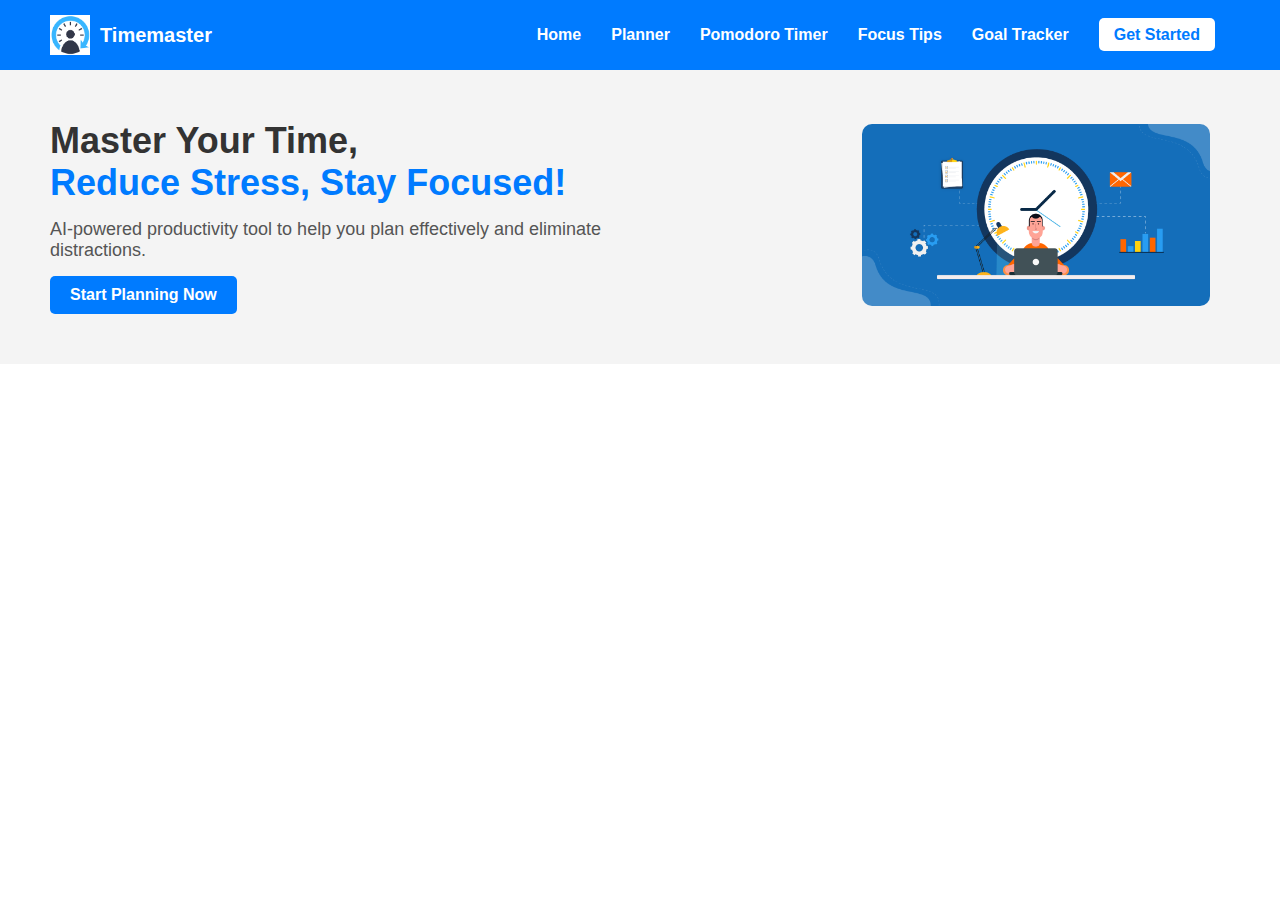
<file: index.html>
<!DOCTYPE html>
<html lang="en">
<head>
    <meta charset="UTF-8">
    <meta name="viewport" content="width=device-width, initial-scale=1.0">
    <title>Timemaster - Manage Your Time</title>
    <link rel="stylesheet" href="style.css">
</head>
<body>
    
    <!-- Navigation Bar -->
    <header>
        <div class="logo">
            <img src="logo.png" alt="Timemaster Logo">
            <h1>Timemaster</h1>
        </div>
        <nav>
            <ul>
                <li><a href="index.html" class="active">Home</a></li>
                <li><a href="task-planner.html">Planner</a></li>
                <li><a href="pomodoro-timer.html">Pomodoro Timer</a></li>
                <li><a href="focus-tips.html">Focus Tips</a></li>
                <li><a href="goal-tracker.html">Goal Tracker</a></li>
                <li><a href="get-started.html" class="get-started">Get Started</a></li>
            </ul>
        </nav>
    </header>

    <!-- Hero Section -->
    <section class="hero">
        <div class="hero-text">
            <h2>Master Your Time, <br><span>Reduce Stress, Stay Focused!</span></h2>
            <p>AI-powered productivity tool to help you plan effectively and eliminate distractions.</p>
            <a href="task-planner.html" class="btn">Start Planning Now</a>
        </div>
        <div class="hero-image">
            <img src="hero-image.jpg" alt="Time Management">
        </div>
    </section>

    <script src="script.js"></script>
</body>
</html>
</file>
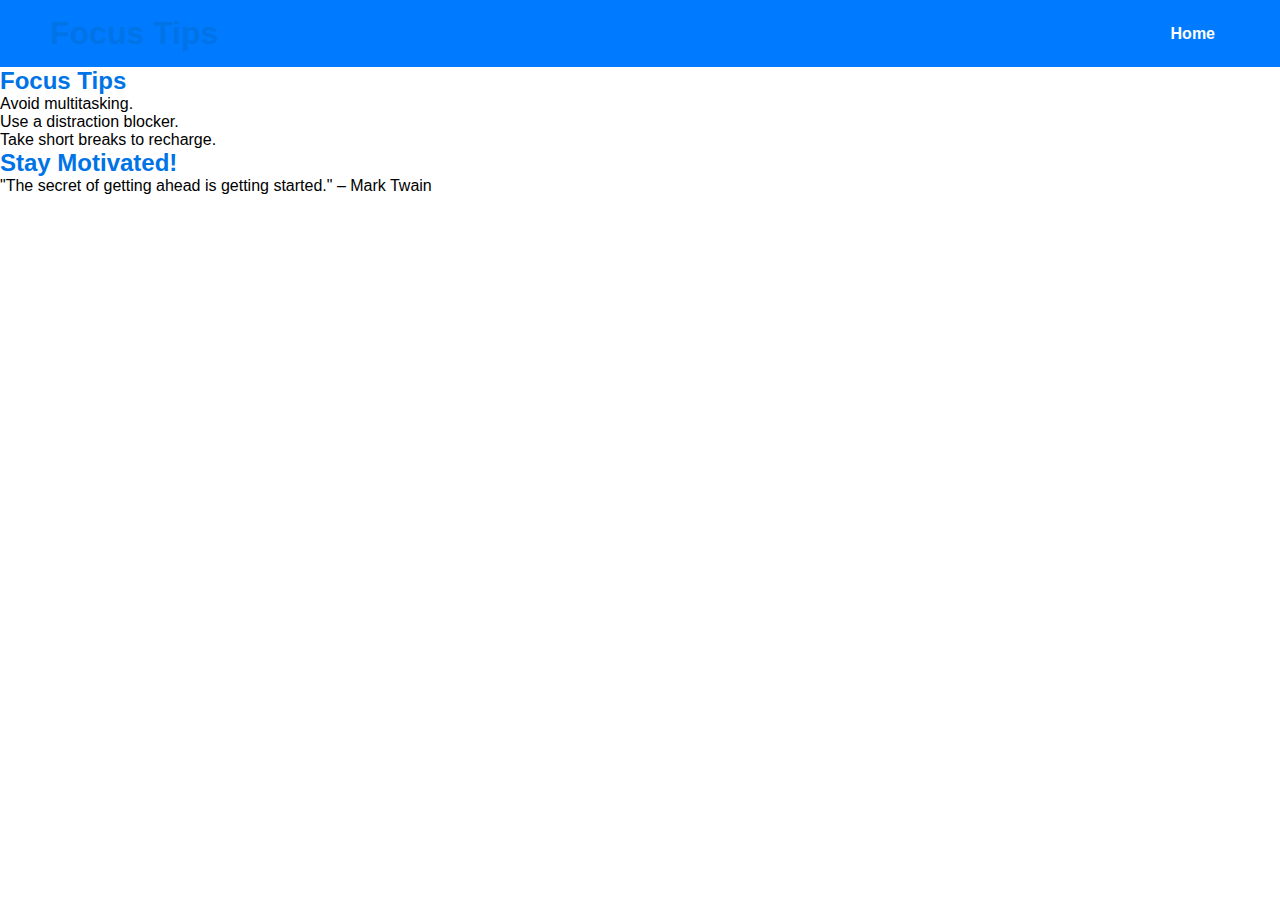
<file: focus-tips.html>
<!DOCTYPE html>
<html lang="en">
<head>
    <meta charset="UTF-8">
    <meta name="viewport" content="width=device-width, initial-scale=1.0">
    <title>Focus Tips</title>
    <link rel="stylesheet" href="style.css">
</head>
<body>
    <header>
        <h1>Focus Tips</h1>
        <nav>
            <ul>
                <li><a href="index.html">Home</a></li>
            </ul>
        </nav>
    </header>

    <section class="focus-tips">
        <h2>Focus Tips</h2>
        <ul>
            <li>Avoid multitasking.</li>
            <li>Use a distraction blocker.</li>
            <li>Take short breaks to recharge.</li>
        </ul>
    </section>

    <section class="quotes">
        <h2>Stay Motivated!</h2>
        <p id="quote">"The secret of getting ahead is getting started." – Mark Twain</p>
    </section>

    <script>
        const quotes = [
            "\"Focus on being productive instead of busy.\" – Tim Ferriss",
            "\"Success is the sum of small efforts, repeated day in and day out.\" – Robert Collier",
            "\"Your focus determines your reality.\" – Qui-Gon Jinn",
            "\"Don't watch the clock; do what it does. Keep going.\" – Sam Levenson",
            "\"It’s not that I’m so smart, it’s just that I stay with problems longer.\" – Albert Einstein"
        ];

        let quoteIndex = 0;
        function changeQuote() {
            quoteIndex = (quoteIndex + 1) % quotes.length;
            document.getElementById("quote").textContent = quotes[quoteIndex];
        }

        setInterval(changeQuote, 6000);
    </script>
</body>
</html>
</file>
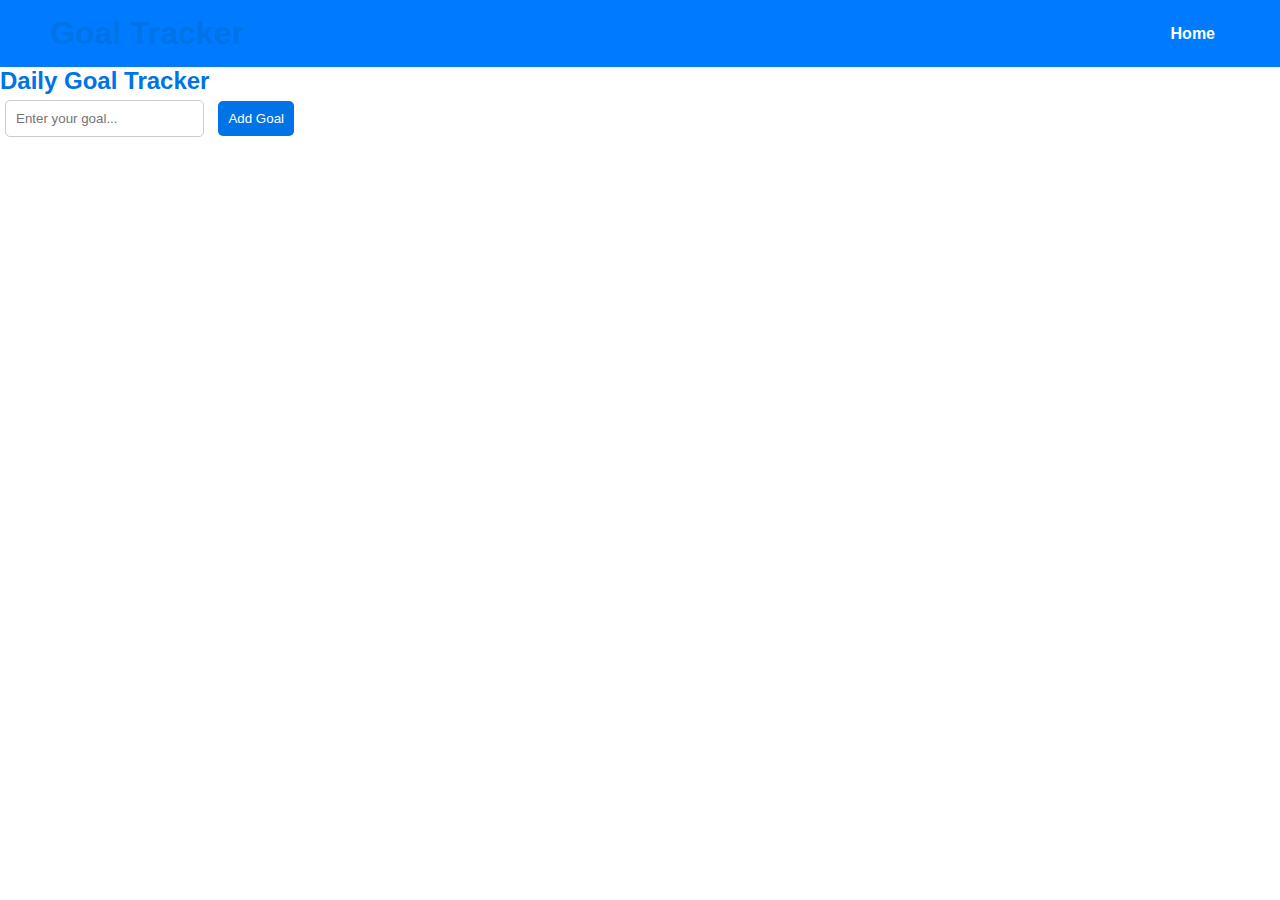
<file: goal-tracker.html>
<!DOCTYPE html>
<html lang="en">
<head>
    <meta charset="UTF-8">
    <meta name="viewport" content="width=device-width, initial-scale=1.0">
    <title>Goal Tracker</title>
    <link rel="stylesheet" href="style.css">
</head>
<body>
    <header>
        <h1>Goal Tracker</h1>
        <nav>
            <ul>
                <li><a href="index.html">Home</a></li>
            </ul>
        </nav>
    </header>

    <section>
        <h2>Daily Goal Tracker</h2>
        <input type="text" id="goalInput" placeholder="Enter your goal...">
        <button onclick="addGoal()">Add Goal</button>
        <ul id="goalList"></ul>
    </section>

    <script src="script.js"></script>
</body>
</html>
</file>
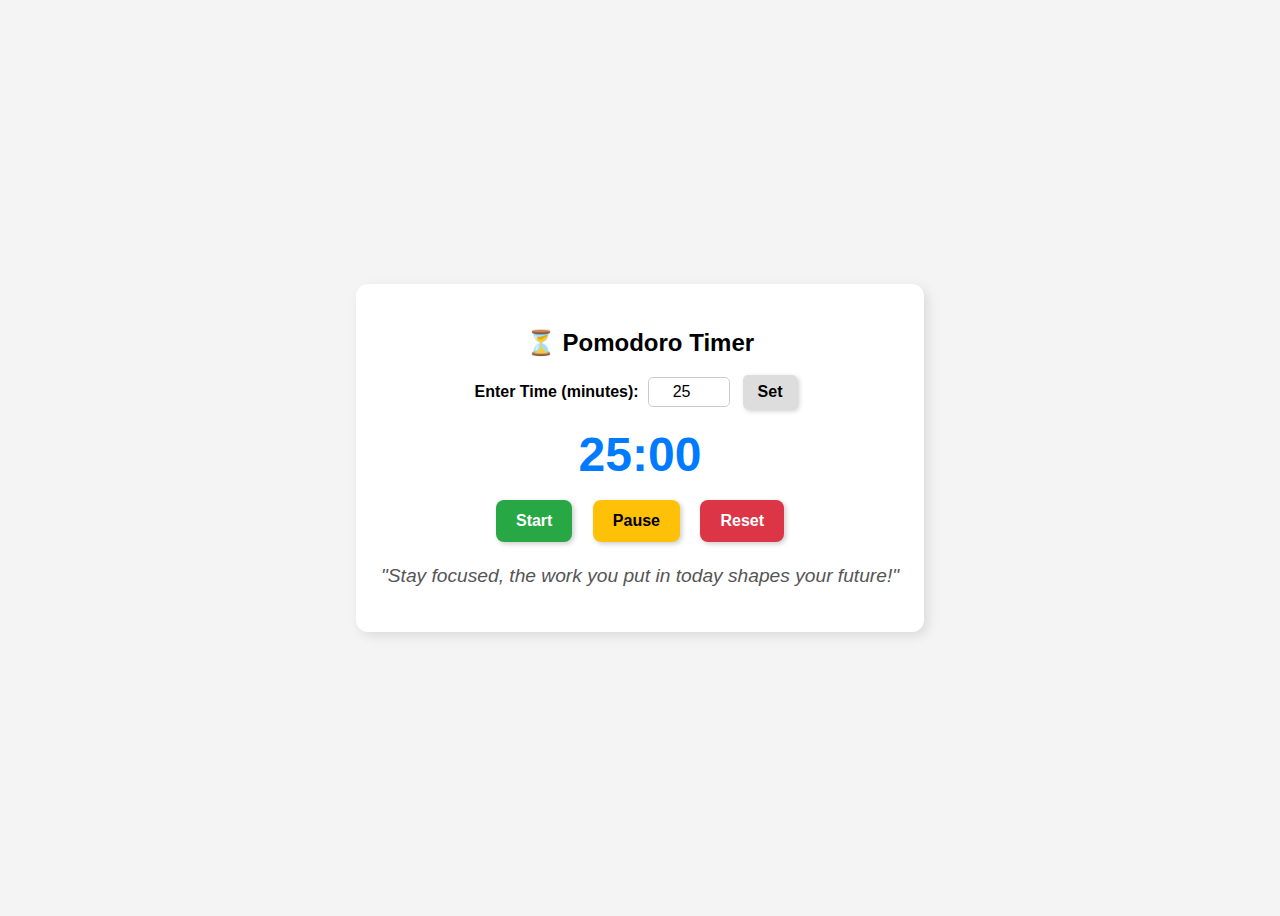
<file: pomodoro-timer.html>
<!DOCTYPE html>
<html lang="en">
<head>
    <meta charset="UTF-8">
    <meta name="viewport" content="width=device-width, initial-scale=1.0">
    <title>Pomodoro Timer</title>
    <style>
        body {
            font-family: 'Poppins', sans-serif;
            display: flex;
            flex-direction: column;
            align-items: center;
            justify-content: center;
            height: 100vh;
            background-color: #f4f4f4;
            text-align: center;
        }
        .container {
            background: #fff;
            padding: 25px;
            border-radius: 12px;
            box-shadow: 4px 4px 12px rgba(0, 0, 0, 0.1);
            transition: all 0.3s ease-in-out;
        }
        h2 {
            margin-bottom: 10px;
            font-weight: bold;
            display: flex;
            align-items: center;
            justify-content: center;
            gap: 10px;
        }
        #timer {
            font-size: 3rem;
            margin: 10px 0;
            color: #007BFF;
            font-weight: bold;
        }
        button {
            padding: 12px 20px;
            margin: 8px;
            border: none;
            cursor: pointer;
            font-size: 1rem;
            font-weight: bold;
            border-radius: 8px;
            transition: 0.3s;
            box-shadow: 2px 2px 5px rgba(0, 0, 0, 0.2);
        }
        .start { background: #28a745; color: white; }
        .pause { background: #ffc107; color: black; }
        .reset { background: #dc3545; color: white; }
        button:hover { opacity: 0.9; transform: scale(1.05); }
        label {
            font-weight: bold;
            margin-right: 5px;
        }
        input {
            padding: 5px;
            font-size: 1rem;
            border-radius: 5px;
            width: 70px;
            text-align: center;
            border: 1px solid #ccc;
            outline: none;
            transition: 0.3s;
        }
        input:focus {
            border-color: #007BFF;
            box-shadow: 0px 0px 5px rgba(0, 123, 255, 0.5);
        }
        .quote {
            margin-top: 15px;
            font-size: 1.2rem;
            font-style: italic;
            color: #555;
        }
    </style>
</head>
<body>

    <div class="container">
        <h2>⏳ Pomodoro Timer</h2>
        
        <label for="customTime">Enter Time (minutes):</label>
        <input type="number" id="customTime" value="25">
        <button onclick="setCustomTimer()" style="background: #ddd; padding: 8px 15px; border-radius: 5px;">Set</button>

        <div id="timer">25:00</div>
        
        <button class="start" onclick="startTimer()">Start</button>
        <button class="pause" onclick="pauseTimer()">Pause</button>
        <button class="reset" onclick="resetTimer()">Reset</button>

        <p class="quote">"Stay focused, the work you put in today shapes your future!"</p>
    </div>

    <script>
        let timeLeft = 1500; 
        let timer;
        let isRunning = false;

        function setCustomTimer() {
            let customTime = parseInt(document.getElementById("customTime").value);
            if (!isNaN(customTime) && customTime > 0) {
                timeLeft = customTime * 60;
                updateTimerDisplay();
            } else {
                alert("Please enter a valid time in minutes.");
            }
        }

        function startTimer() {
            if (!isRunning) {
                isRunning = true;
                enableDoNotDisturb();
                lockScreen();

                timer = setInterval(() => {
                    if (timeLeft > 0) {
                        timeLeft--;
                        updateTimerDisplay();
                    } else {
                        clearInterval(timer);
                        isRunning = false;
                        alert("Time's up! Take a break.");
                        disableDoNotDisturb();
                        unlockScreen();
                    }
                }, 1000);
            }
        }

        function pauseTimer() {
            clearInterval(timer);
            isRunning = false;
            disableDoNotDisturb();
            unlockScreen();
        }

        function resetTimer() {
            clearInterval(timer);
            isRunning = false;
            setCustomTimer();
            disableDoNotDisturb();
            unlockScreen();
        }

        function updateTimerDisplay() {
            let minutes = Math.floor(timeLeft / 60);
            let seconds = timeLeft % 60;
            document.getElementById("timer").innerText = `${minutes}:${seconds < 10 ? "0" + seconds : seconds}`;
        }

        function enableDoNotDisturb() {
            if ("wakeLock" in navigator) {
                navigator.wakeLock.request("screen").then(lock => {
                    window.screenLock = lock;
                }).catch(console.error);
            }
        }

        function disableDoNotDisturb() {
            if (window.screenLock) {
                window.screenLock.release();
                window.screenLock = null;
            }
        }

        function lockScreen() {
            document.documentElement.requestFullscreen().catch(console.error);
        }

        function unlockScreen() {
            if (document.fullscreenElement) {
                document.exitFullscreen();
            }
        }
    </script>

</body>
</html>
</file>
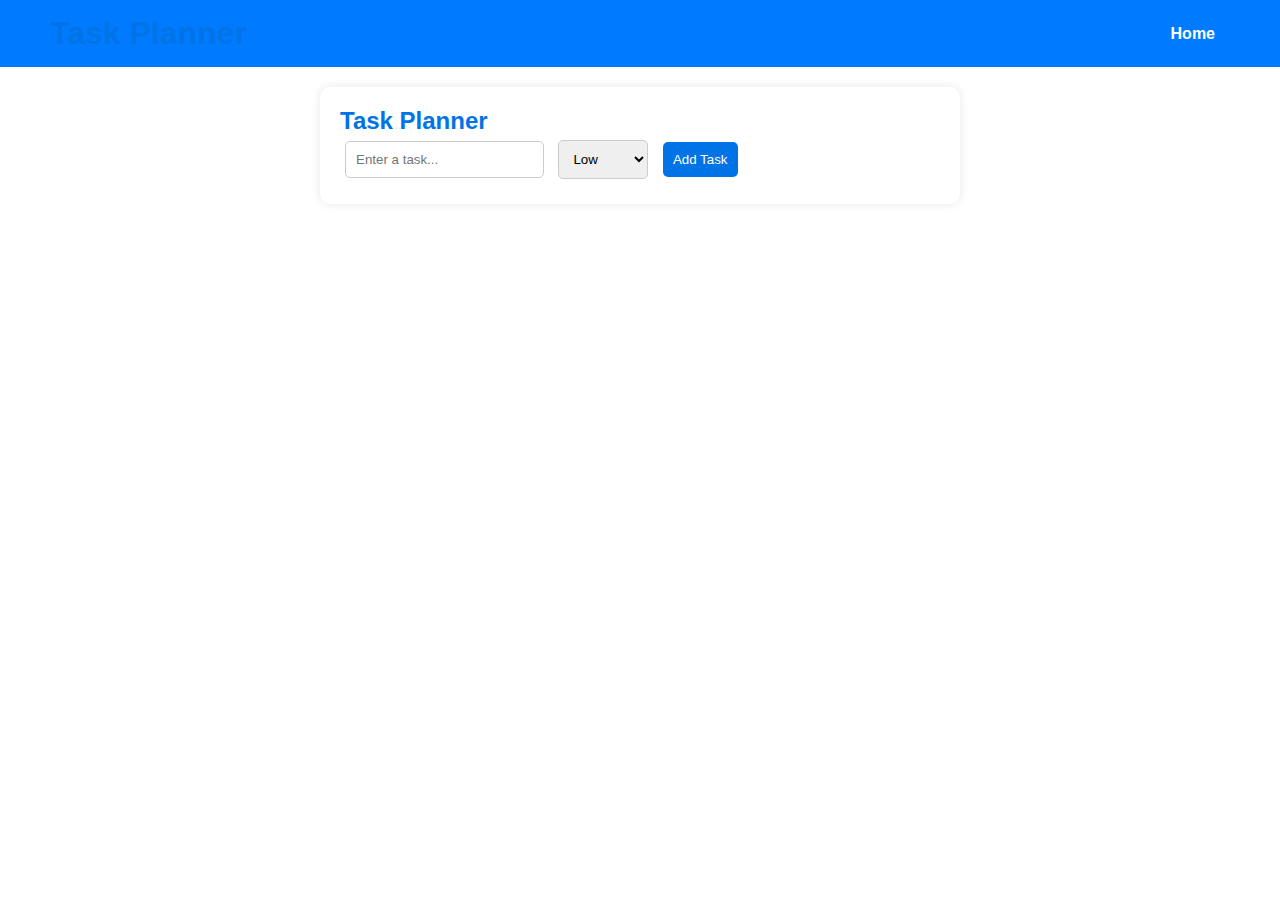
<file: task-planner.html>
<!DOCTYPE html>
<html lang="en">
<head>
    <meta charset="UTF-8">
    <meta name="viewport" content="width=device-width, initial-scale=1.0">
    <title>Task Planner</title>
    <link rel="stylesheet" href="style.css">
</head>
<body>
    <header>
        <h1>Task Planner</h1>
        <nav>
            <ul>
                <li><a href="index.html">Home</a></li>
            </ul>
        </nav>
    </header>

    <section class="planner">
        <h2>Task Planner</h2>
        <input type="text" id="taskInput" placeholder="Enter a task...">
        
        <select id="priority">
            <option value="low">Low</option>
            <option value="medium">Medium</option>
            <option value="high">High</option>
        </select>

        <button onclick="addTask()">Add Task</button>
        <ul id="taskList"></ul>
    </section>

    <script src="script.js"></script>
</body>
</html>
</file>
<file: style.css>
/* Reset default styles */
* {
    margin: 0;
    padding: 0;
    box-sizing: border-box;
    font-family: Arial, sans-serif;
}

/* Navbar */
header {
    display: flex;
    justify-content: space-between;
    align-items: center;
    padding: 15px 50px;
    background-color: #007bff;
    color: white;
}

.logo {
    display: flex;
    align-items: center;
}

.logo img {
    width: 40px;
    height: 40px;
    margin-right: 10px;
}

.logo span, .logo h1 {
    color: white;
    font-weight: bold;
    font-size: 20px;
}

nav ul {
    list-style: none;
    display: flex;
}

nav ul li {
    margin: 0 15px;
}

nav ul li a {
    color: white;
    text-decoration: none;
    font-size: 16px;
    font-weight: bold;
}

nav ul li .get-started {
    background-color: white;
    color: #007bff;
    padding: 8px 15px;
    border-radius: 5px;
}

/* Hero Section */
.hero {
    display: flex;
    align-items: center;
    justify-content: space-between;
    padding: 50px;
    background-color: #f4f4f4;
    flex-wrap: wrap;
}

.hero-text {
    flex: 1;
    padding-right: 20px;
}

.hero-text h2 {
    font-size: 36px;
    font-weight: bold;
    color: #333;
}

.hero-text span {
    color: #007bff;
}

.hero-text p {
    margin: 15px 0;
    font-size: 18px;
    color: #555;
}

.btn {
    display: inline-block;
    background-color: #007bff;
    color: white;
    padding: 10px 20px;
    text-decoration: none;
    border-radius: 5px;
    font-weight: bold;
    transition: 0.3s ease-in-out;
}

.btn:hover {
    background-color: #005bb5;
}

.hero-image {
    flex: 1;
    text-align: right;
}

.hero-image img {
    width: 60%;
    max-width: 350px;
    margin-right: 20px;
    border-radius: 10px;
}

/* Task Planner Section */
.planner {
    width: 50%;
    margin: 20px auto;
    background: white;
    padding: 20px;
    border-radius: 10px;
    box-shadow: 0px 0px 10px rgba(0, 0, 0, 0.1);
}

h1, h2 {
    color: #0073e6;
}

input, select, button {
    padding: 10px;
    margin: 5px;
    border-radius: 5px;
    border: 1px solid #ccc;
}

button {
    background-color: #0073e6;
    color: white;
    border: none;
    cursor: pointer;
    transition: background 0.3s ease;
}

button:hover {
    background-color: #005bb5;
}

/* Task List */
#taskList {
    list-style: none;
    padding: 0;
}

.task-item {
    display: flex;
    align-items: center;
    justify-content: space-between;
    background: #f9f9f9;
    padding: 10px;
    margin: 5px 0;
    border-radius: 5px;
    box-shadow: 0px 2px 5px rgba(0, 0, 0, 0.1);
}

/* Priority Dots */
.priority-dot {
    width: 10px;
    height: 10px;
    border-radius: 50%;
    display: inline-block;
    margin-right: 10px;
}

/* Priority Colors */
.low { background-color: skyblue; }
.medium { background-color: orange; }
.high { background-color: red; }

/* Delete button hidden until hover */
.delete-btn {
    background: none;
    border: none;
    font-size: 16px;
    cursor: pointer;
    display: none;
}

.task-item:hover .delete-btn {
    display: inline;
}

/* Responsive Design */
@media screen and (max-width: 768px) {
    header {
        flex-direction: column;
        text-align: center;
    }

    nav ul {
        flex-direction: column;
    }

    nav ul li {
        margin: 10px 0;
    }

    .hero {
        flex-direction: column;
        text-align: center;
        padding: 30px;
    }

    .hero-text {
        padding-right: 0;
        padding-bottom: 20px;
    }

    .hero-image img {
        width: 80%;
        margin: 0 auto;
    }

    .planner {
        width: 90%;
    }
}
</file>
